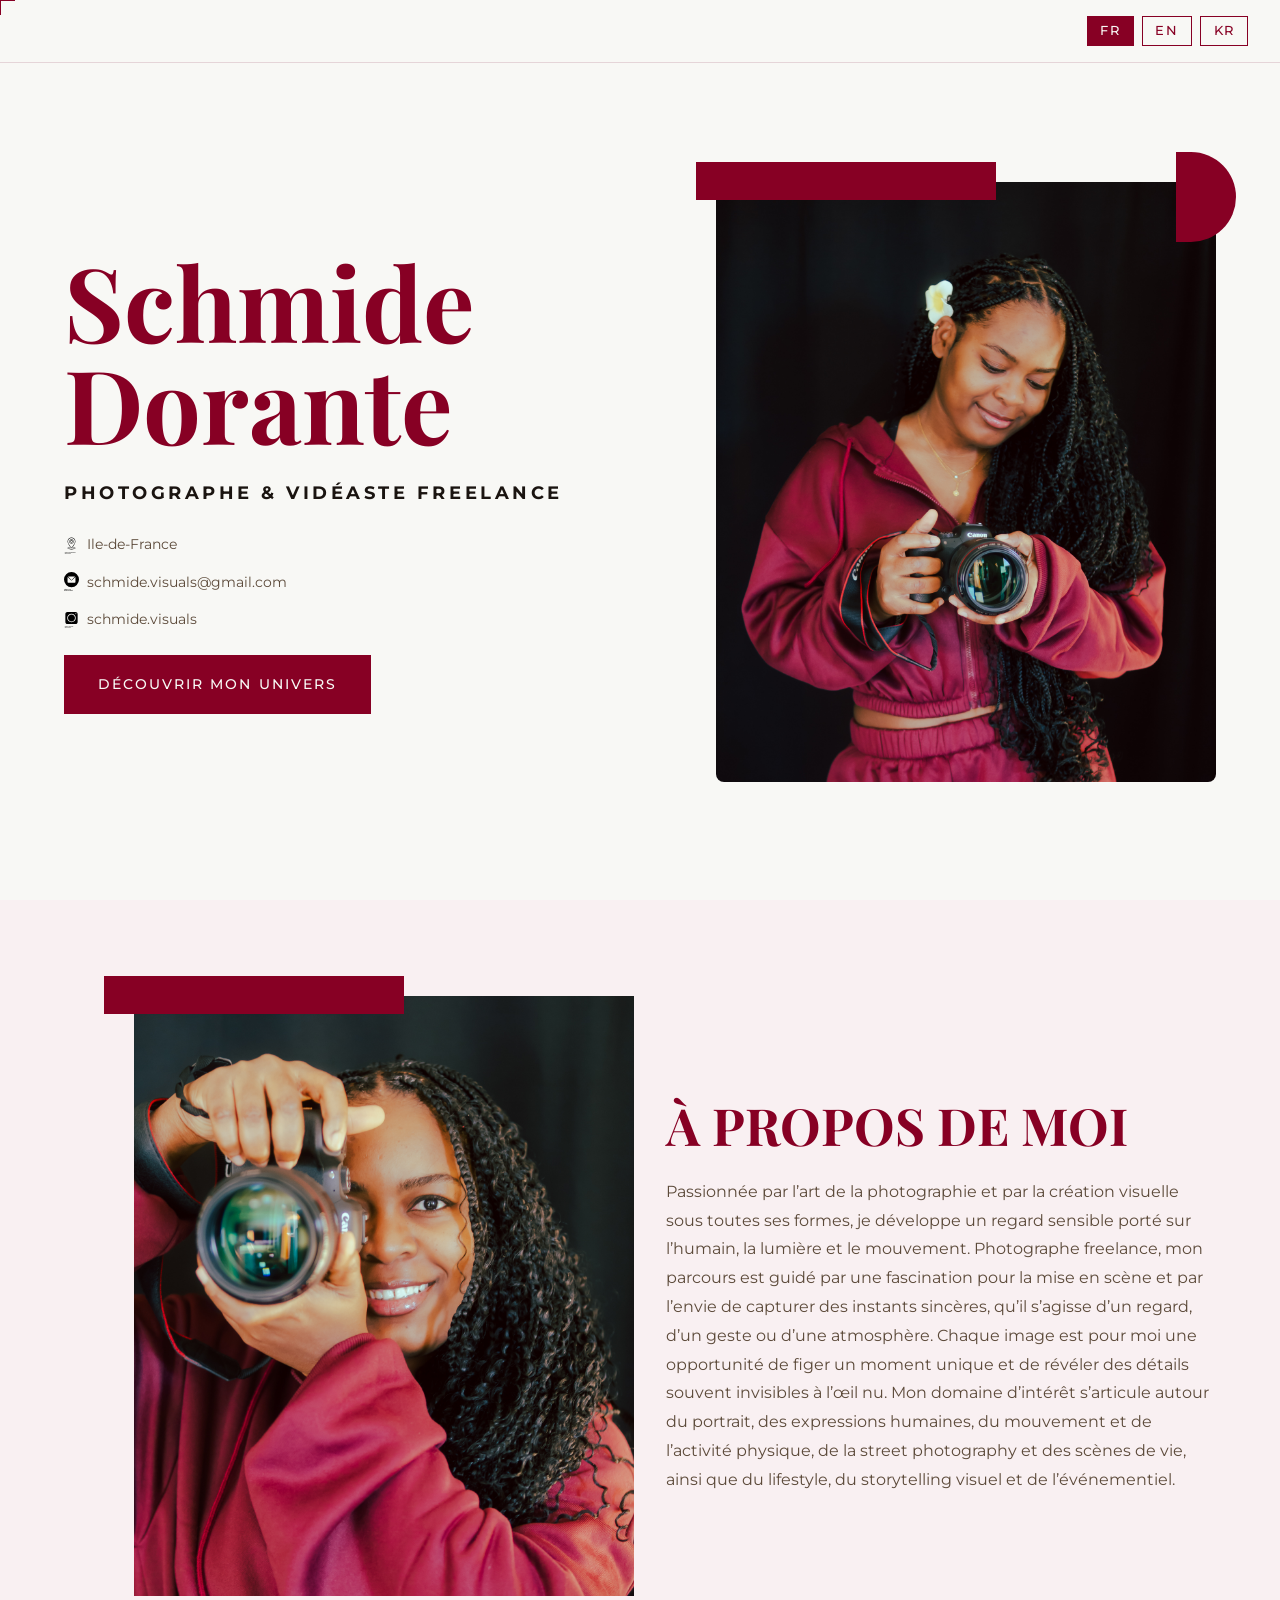
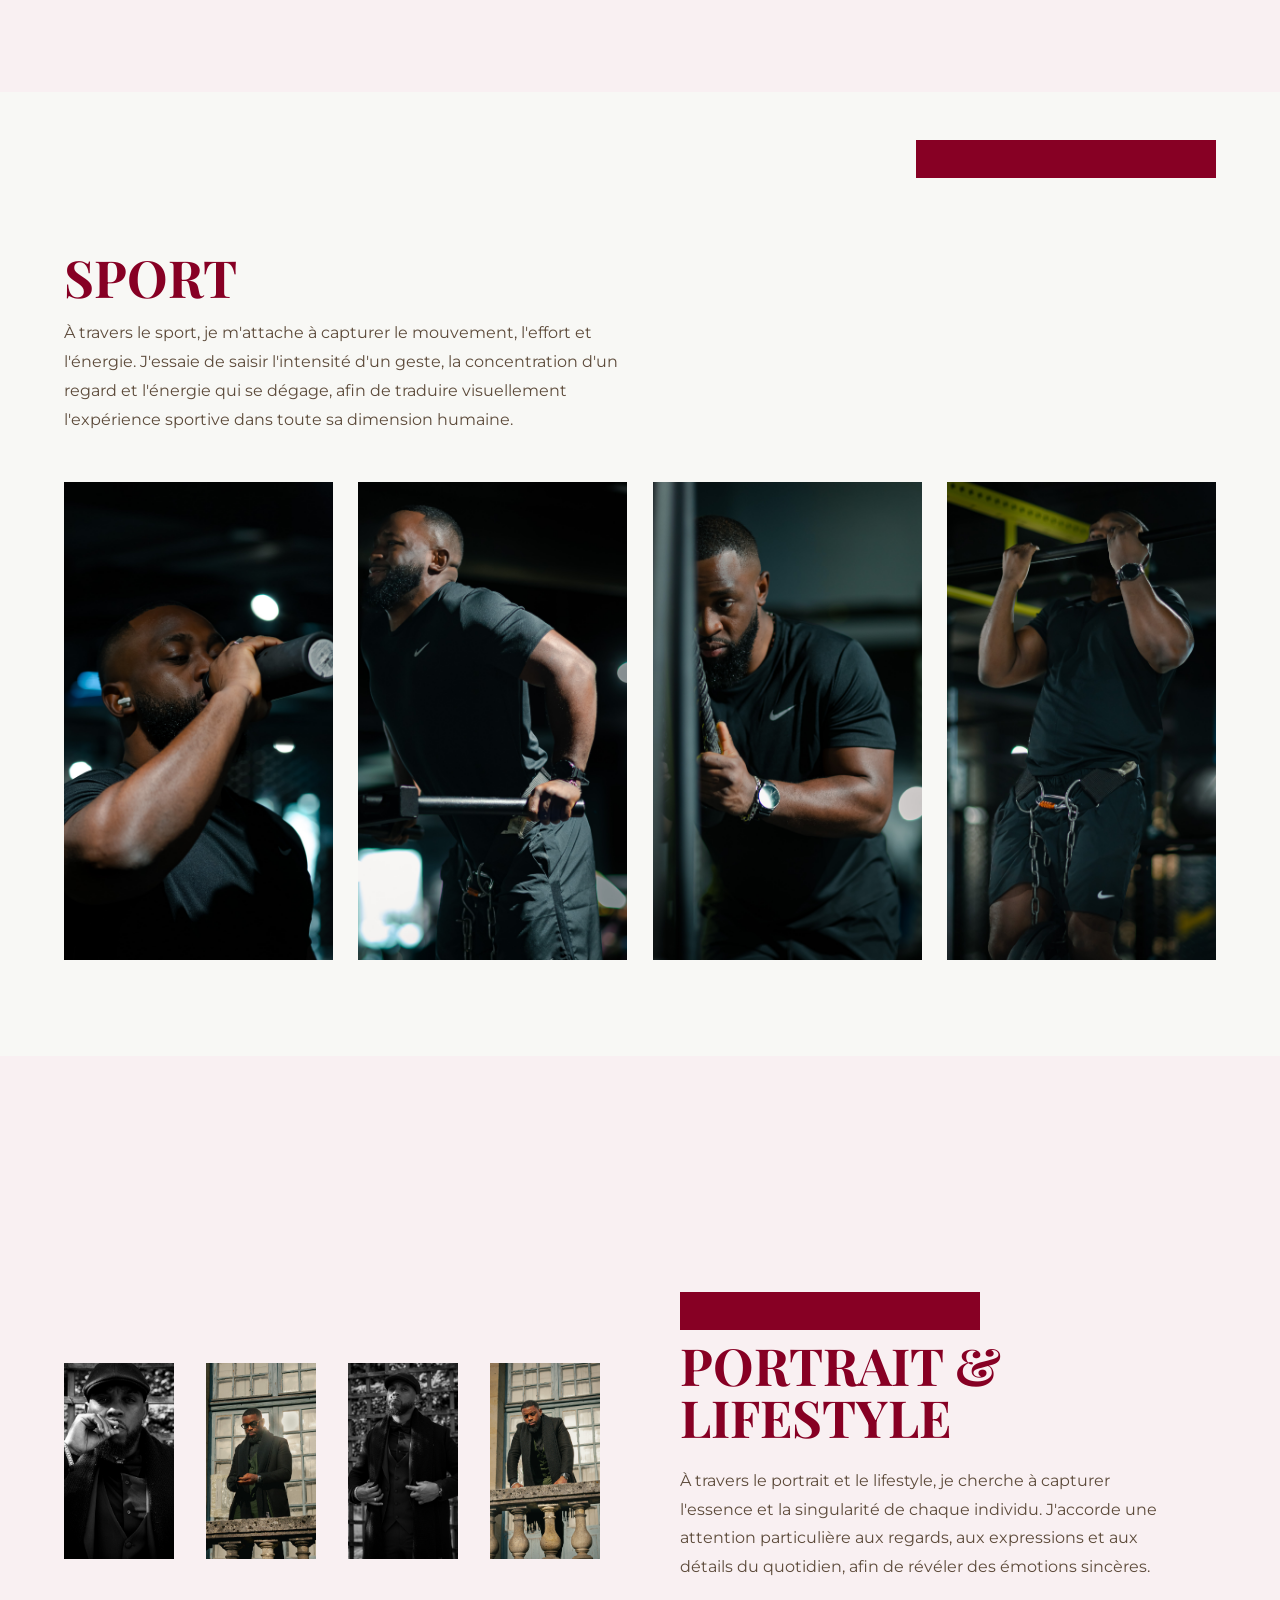
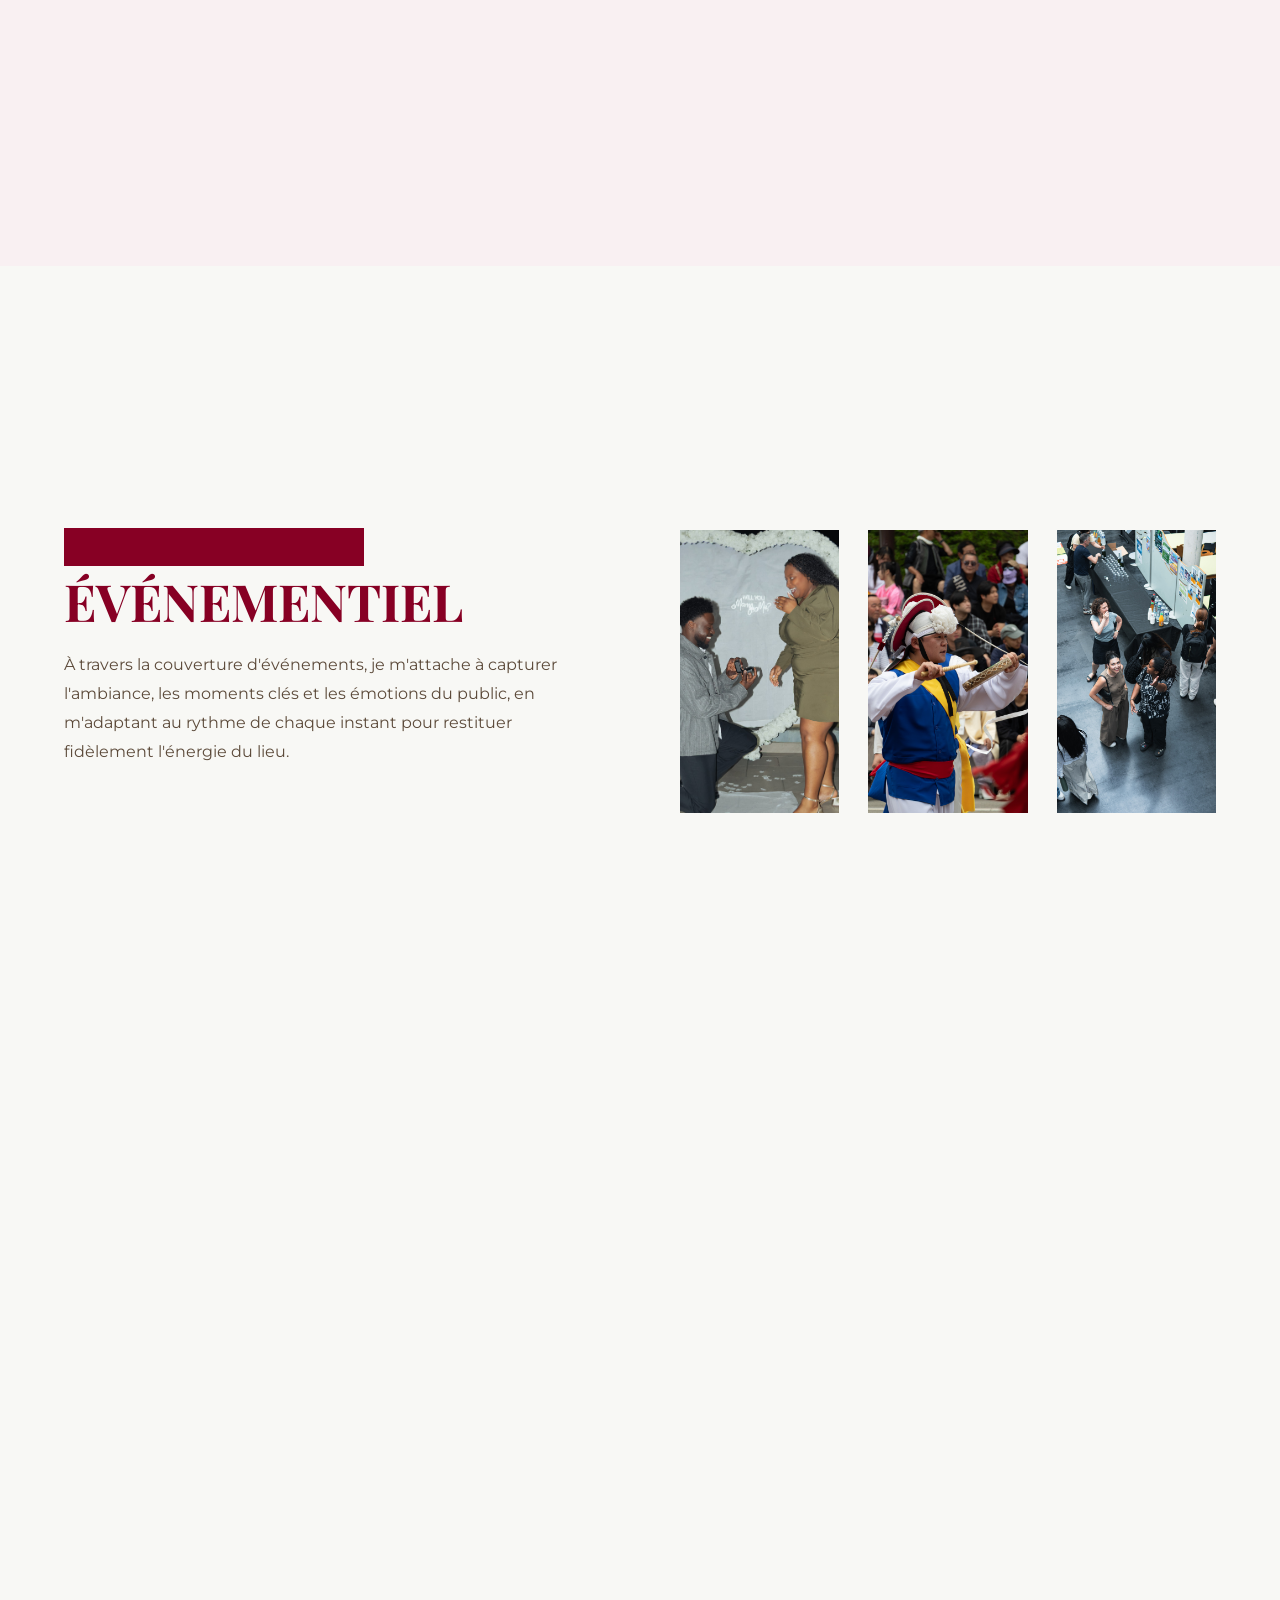
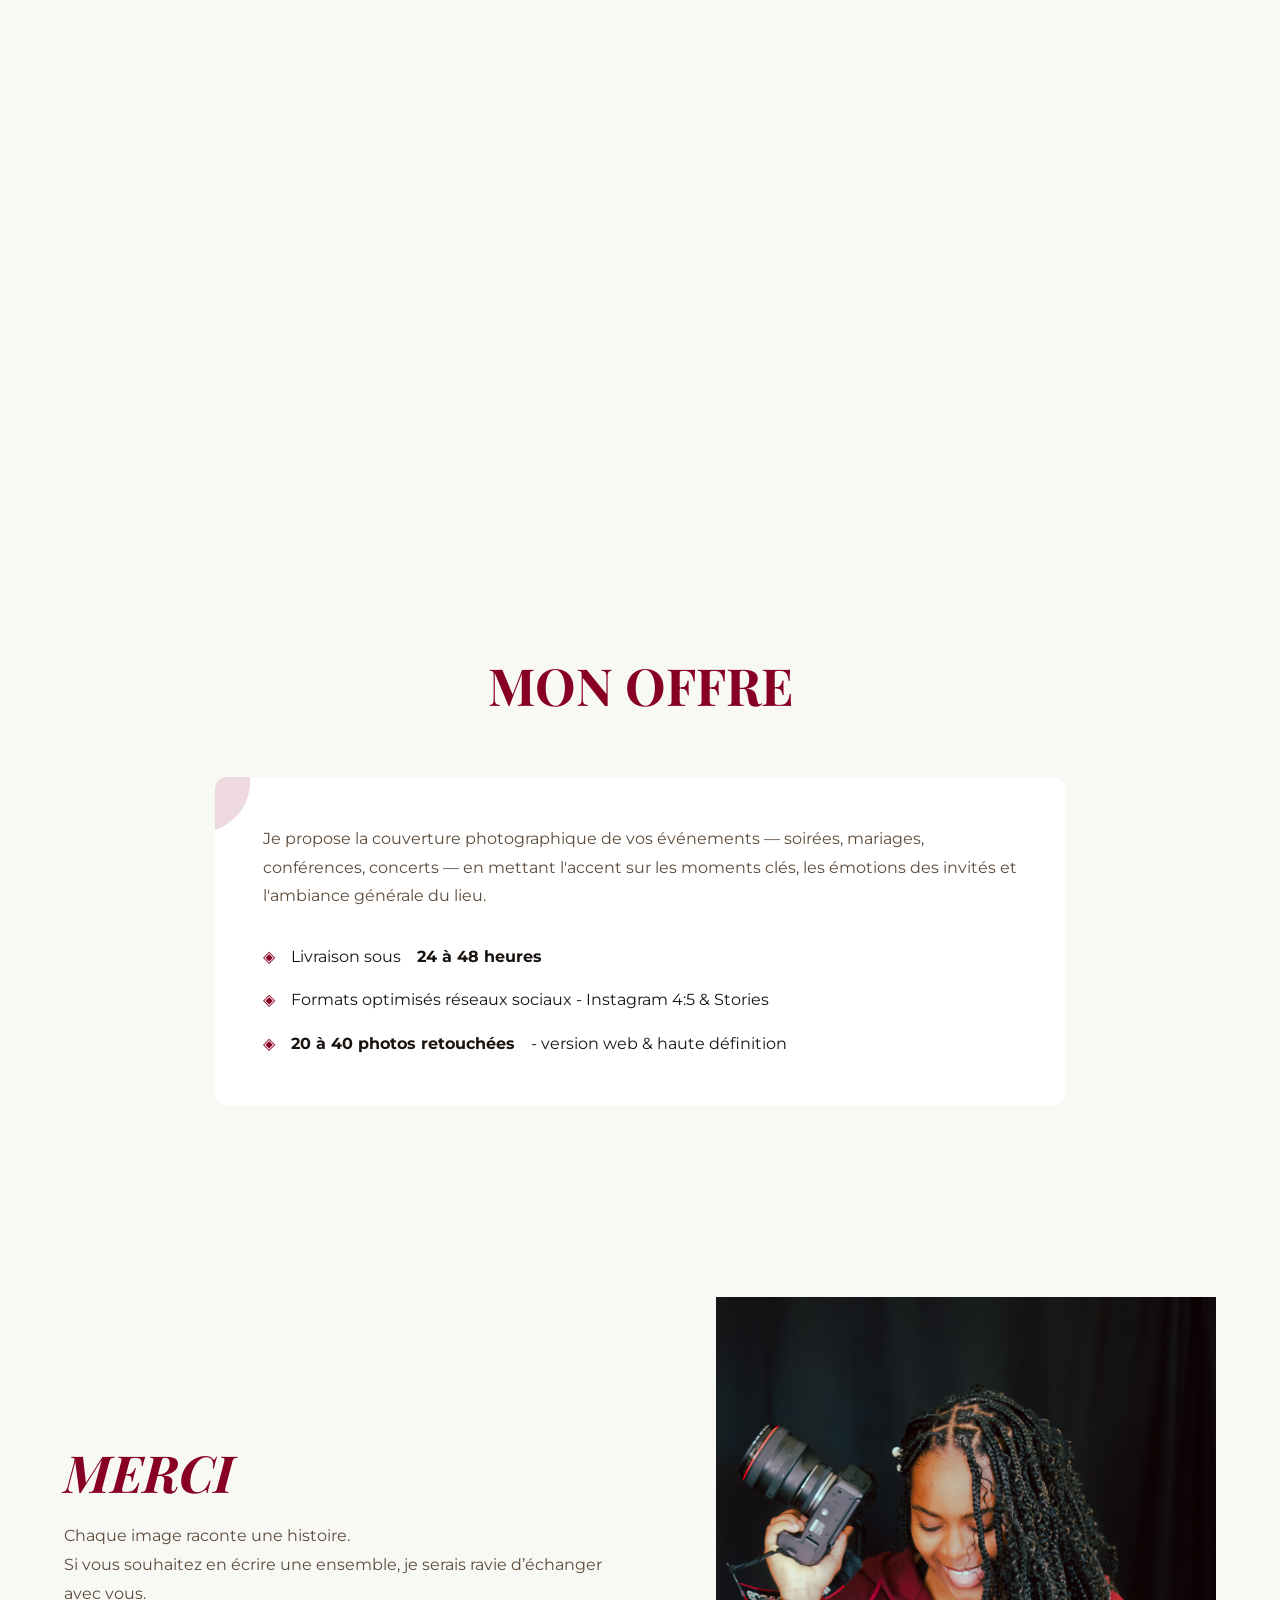
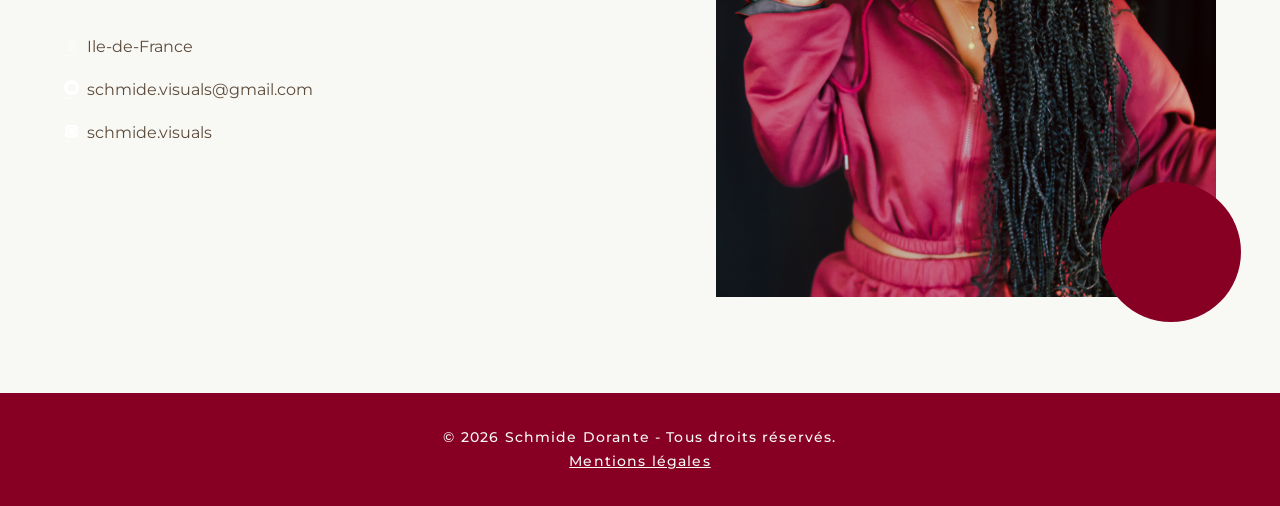
<file: index.html>
<!DOCTYPE html>
<html lang="fr">
<head>
    <meta charset="UTF-8">
    <meta name="viewport" content="width=device-width, initial-scale=1.0">
    <meta name="description" content="Schmide Dorante — Photographe & Vidéaste Freelance en Île-de-France. Spécialisée en portrait, sport, événement, lifestyle et création de contenu." />
    <meta name="keywords" content="photographe freelance, vidéaste, Île-de-France, portrait, sport, événements, lifestyle, création de contenu, Schmide Dorante" />
    <meta name="author" content="Schmide Dorante" />
    <meta name="robots" content="index, follow" />
    <title>Schmide Dorante - Photographe & Vidéaste Freelance</title>
    <link rel="canonical" href="https://schmidedorante.github.io/Portfolio/" />
    
    <!-- I wanna use a different font than what html has to offer -->
    <link rel="preconnect" href="https://fonts.googleapis.com" />
    <link rel="preconnect" href="https://fonts.gstatic.com" crossorigin />
    <!-- Playfair Display (titres) + Montserrat (corps, sous-titres, nav) -->
    <link href="https://fonts.googleapis.com/css2?family=Playfair+Display:ital,wght@0,400;0,700;1,400;1,700&family=Montserrat:ital,wght@0,300;0,400;0,500;0,600;1,300&display=swap" rel="stylesheet" />
    <link rel="stylesheet" href="style.css" />
    <link rel="icon" href="images/favicon.png" type="image/png">
</head>
    <!-- Language options -->
<body>
    <!--Curseur -->
    <div id="curseur"></div>
    <header>
        <nav>
            <div class="language-option">
                <button type="button" id="langue-fr">FR</button>
                <button type="button" id="langue-en">EN</button>
                <button type="button" id="langue-kr">KR</button>
            </div>
        </nav>
    </header>
    <section id="hero" aria-labelledby="hero-name">
        <div id="hero-content">
            <h1 id="hero-name">Schmide Dorante</h1>
            <h2 id="profession">Photographe & Vidéaste Freelance</h2>
            <address class="contact-info">
                <p>
                    <img src="images/icon localisation.svg" width="15" height="20" alt="localisation"/>
            Ile-de-France
                </p>
                <p>
                    <img src="images/mail icon.svg" width="15" height="20" alt="Email"/>
                    <a href="mailto:schmide.visuals@gmail.com">schmide.visuals@gmail.com</a>
                </p>
                <p>
                    <img src="images/insta icon.svg" width="15" height="20" alt="Instagram"/>
                    <a href="https://www.instagram.com/schmide.visuals/" target="_blank" rel="noopener noreferrer">schmide.visuals</a>
                </p>
            </address>
            <a href="#a_propos" class="cta-button" id="hero-cta">Découvrir mon univers</a>
        </div>
        <!--Hero, This will be my main portrait-->
        <div id="hero-image">
            <div class="forme-barre"></div>
            <div class="forme-demi-cercle"></div>
            <img src="images/photographe-schmide.jpg" alt="Schmide photographe"/>
        </div>
    </section>
    <main>
        <section aria-labelledby="a_propos">
            <!--A propos, This will be a different photo of me-->
            <div id="image_gauche">
                <div class="forme-barre"></div>
                <img src="images/a-propos.jpg" width="200" alt="Schmide Dorante photographe"/>
            </div>
            <div id="texte_gauche">
                <h2 id="a_propos">À propos de moi</h2>
                <p id="texte_a_propos_de_moi"> Passionnée par l’art de la photographie et par la création visuelle sous toutes ses formes, je développe un regard sensible porté sur l’humain, la lumière et le mouvement. <br/>
                    Photographe freelance, mon parcours est guidé par une fascination pour la mise en scène et par l’envie de capturer des instants sincères, qu’il s’agisse d’un regard, d’un geste ou d’une atmosphère. <br/>
                    Chaque image est pour moi une opportunité de figer un moment unique et de révéler des détails souvent invisibles à l’œil nu. <br/>
                    Mon domaine d’intérêt s’articule autour du portrait, des expressions humaines, du mouvement et de l’activité physique, de la street photography et des scènes de vie, ainsi que du lifestyle, du storytelling visuel et de l’événementiel.                
                </p>
            </div>
        </section>
        <!--Adding the sport section -->
        <section id="sport" aria-labelledby="sport-titre">
            <h2 id="sport-titre">Sport</h2>
            <div class="forme-barre forme-barre--haut-droite"></div>
            <p id="sport-description"> À travers le sport, je m'attache à capturer le mouvement, l'effort et l'énergie. J'essaie de saisir l'intensité d'un geste, la concentration d'un regard et l'énergie qui se dégage, afin de traduire visuellement l'expérience sportive dans toute sa dimension humaine.
            </p>
            <div id="sport-galerie">
                <img src="images/sport-1.jpg" alt="Photo sport 1" />
                <img src="images/sport-2.jpg" alt="Photo sport 2" />
                <img src="images/sport-3.jpg" alt="Photo sport 3" />
                <img src="images/sport-4.jpg" alt="Photo sport 4" />
            </div>
        </section>
        <section id="portrait" aria-labelledby="portrait-titre">
            <div id="portrait-galerie">
                <img src="images/lifestyle-1.jpg" alt="photo portrait 1">
                <img src="images/lifestyle-2.jpg" alt="photo portrait 2">
                <img src="images/lifestyle-3.jpg" alt="photo portrait 3">
                <img src="images/lifestyle-4.jpg" alt="photo portrait 4">
            </div>
            <div id="portrait-texte">
                <h2 id="portrait-titre">Portrait & Lifestyle</h2>
                <p id="portrait-description">
                    À travers le portrait et le lifestyle, je cherche à capturer l'essence et la singularité de chaque individu. J'accorde une attention particulière aux regards, aux expressions et aux détails du quotidien, afin de révéler des émotions sincères.
                </p>
            </div> 
        </section>
        <section id="rue" aria-labelledby="rue-titre">
            <div id="rue-texte">
                <h2 id="rue-titre">Événementiel</h2>
                <p id="rue-description">
                    À travers la couverture d'événements, je m'attache à capturer l'ambiance, les moments clés et les émotions du public, en m'adaptant au rythme de chaque instant pour restituer fidèlement l'énergie du lieu.  
                </p>
            </div>
            <div id="rue-galerie">
                <img src="images/event-1.jpg" alt="événement 1">
                <img src="images/event-2.jpg" alt="événement 2">
                <img src="images/event-3.jpg" alt="événement 3">
            </div>
        </section>
        <section id="creation-contenu" aria-labelledby="contenu-titre">
            <h2 id="contenu-titre">Création de Contenu</h2>
            <p id="contenu-description">
                Des vidéos pensées pour raconter, valoriser et engager; chaque plan construit une histoire visuelle cohérente.
            </p>
            <div id="contenu-galerie">
                <video controls preload="none" aria-label="Vidéo 1">
                    <source src="videos/video-1.mp4" type="video/mp4"/>
                </video>
                 <video controls preload="none" aria-label="Vidéo 2">
                    <source src="videos/video-2.mp4" type="video/mp4"/>
                </video>
                <video controls preload="none" aria-label="Vidéo 3">
                    <source src="videos/video-3.mp4" type="video/mp4"/>
                </video>
            </div>
        </section>
        <section id="offre" aria-labelledby="offre-titre">
            <h2 id="offre-titre">Mon Offre</h2>
            <div id="offre-contenu">
                <div class="forme-demi-cercle forme-demi-cercle--coin"></div>
                <p id="offre-description">
                    Je propose la couverture photographique de vos événements — soirées, mariages, conférences, concerts — en mettant l'accent sur les moments clés, les émotions des invités et l'ambiance générale du lieu.
                </p>
                <ul>
                    <li id="offre1">Livraison sous<strong>24 à 48 heures</strong></li>
                    <li id="offre2">Formats optimisés réseaux sociaux - Instagram 4:5 &amp; Stories</li>
                    <li id="offre3"><strong>20 à 40 photos retouchées</strong> - version web &amp; haute définition</li>
                </ul>
            </div>
        </section>
        <section id="contact" aria-labelledby="contact-titre">
            <div id="contact-texte">
                <h2 id="contact-titre">Merci</h2>
                <p id="contact-tagline">
                    Chaque image raconte une histoire. <br/> Si vous souhaitez en écrire une ensemble, je serais ravie d’échanger avec vous.
                </p>
                <address class="contact-info">
                    <p>
                        <img src="images/icon localisation.svg" width="15" height="20" alt="localisation"/>
                        Ile-de-France
                    </p>
                    <p>
                        <img src="images/mail icon.svg" width="15" height="20" alt="Email"/>
                        <a href="mailto:schmide.visuals@gmail.com">schmide.visuals@gmail.com</a>
                    </p>
                    <p>
                        <img src="images/insta icon.svg" width="15" height="20" alt="Instagram"/>
                        <a href="https://www.instagram.com/schmide.visuals/" target="_blank" rel="noopener noreferrer">schmide.visuals</a>
                    </p>
                </address>
            </div>
            <div id="contact-image">
                <div class="forme-cercle-plein"></div>
                <img src="images/merci.jpg" alt="Photographie photographe"/>
            </div>
        </section>
    </main>
    <footer role="contentinfo">
        <p>© <span id="current-year"></span> Schmide Dorante - <span id="footer-droits"> Tous droits réservés. </span></p>
        <p>
            <a href="mentions-legales.html">Mentions légales</a>
        </p>
    </footer>
    <script src="script.js"></script>
</body>
</html>
</file>
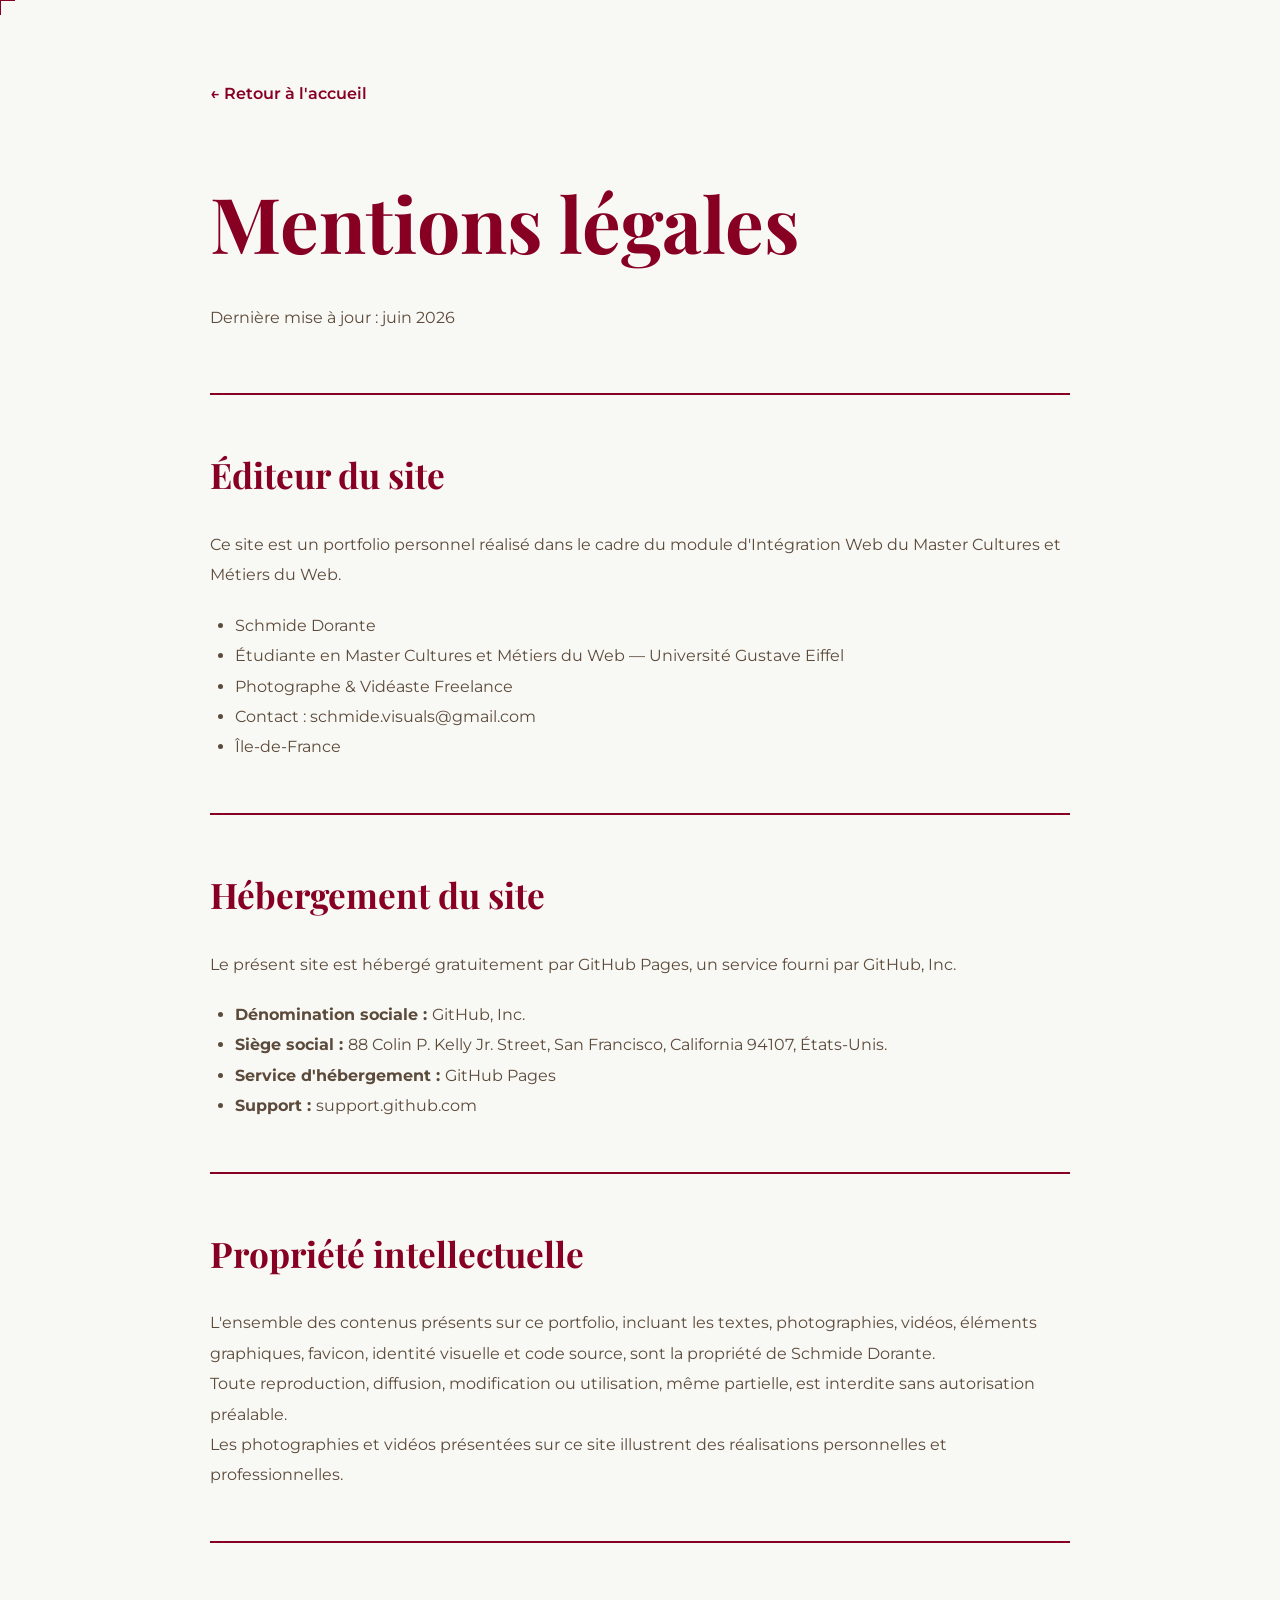
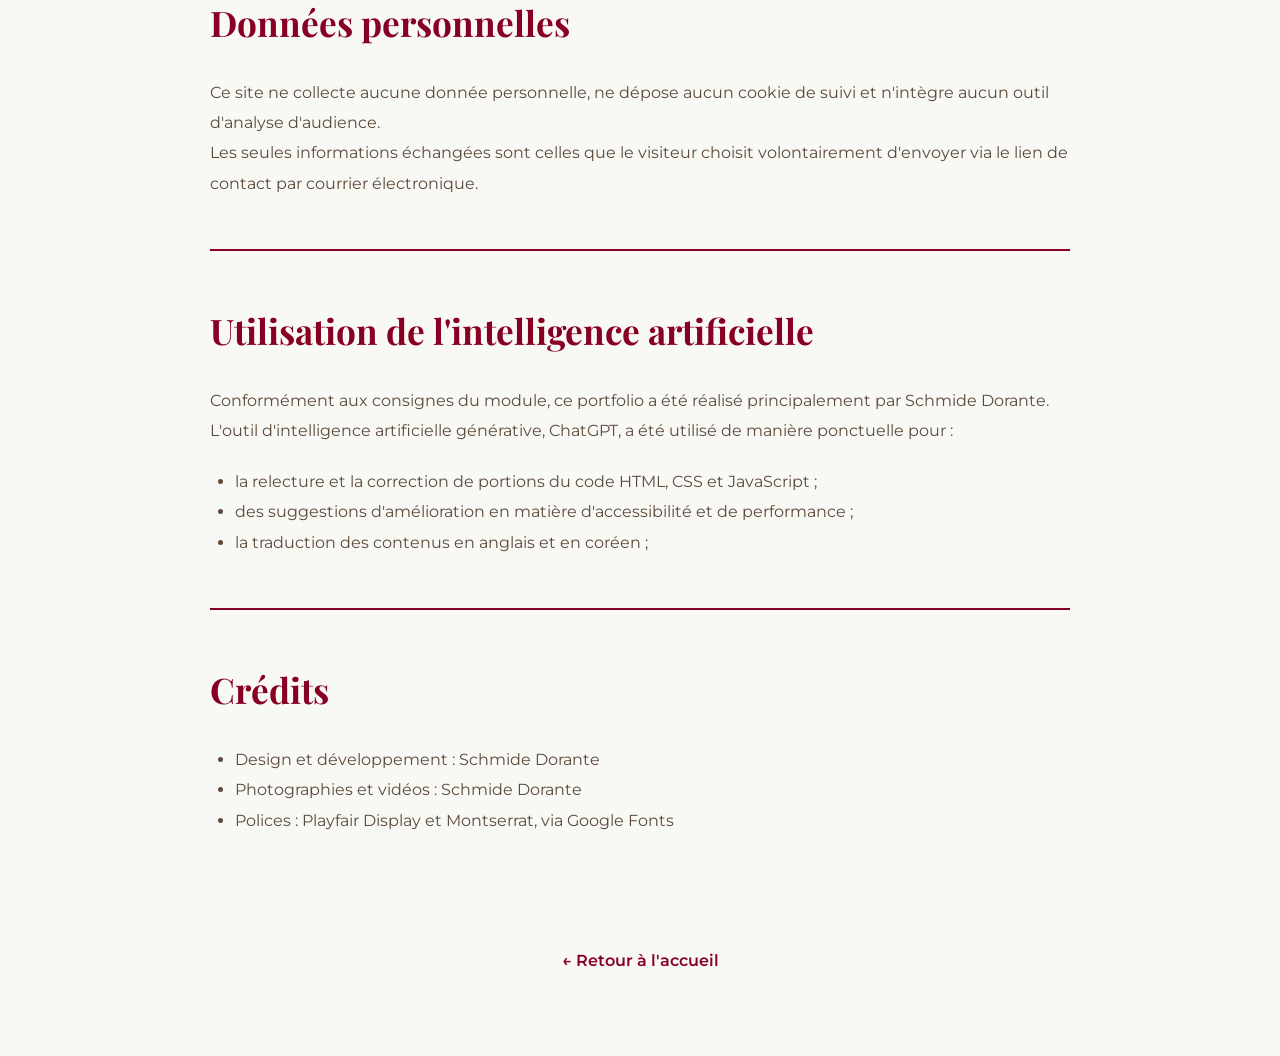
<file: mentions-legales.html>
<!DOCTYPE html>
<html lang="fr">
<head>
    <meta charset="UTF-8">
    <meta name="viewport" content="width=device-width, initial-scale=1.0">
    <title>Mentions légales | Schmide Dorante</title>

    <meta name="description" content="Mentions légales portfolio de Schmide Dorante.">

    <link rel="icon" href="images/favicon.png" type="image/png">

    <!-- Google Fonts -->
    <link rel="preconnect" href="https://fonts.googleapis.com">
    <link rel="preconnect" href="https://fonts.gstatic.com" crossorigin>
    <link href="https://fonts.googleapis.com/css2?family=Playfair+Display:wght@700&family=Montserrat:wght@300;400;500;600&display=swap" rel="stylesheet">

    <link rel="stylesheet" href="style.css">
</head>

<body>
    <div id="curseur"></div>

    <main class="mentions-page">
        <a href="index.html" class="retour">
            ← Retour à l'accueil
        </a>

        <h1>Mentions légales</h1>

        <p class="date">
            Dernière mise à jour : juin 2026
        </p>

        <section>
            <h2>Éditeur du site</h2>

            <p>
                Ce site est un portfolio personnel réalisé dans le cadre du module d'Intégration Web du Master Cultures et Métiers du Web.
            </p>

            <ul>
                <li>Schmide Dorante</li>
                <li>Étudiante en Master Cultures et Métiers du Web — Université Gustave Eiffel</li>
                <li>Photographe & Vidéaste Freelance</li>
                <li>
                    Contact :
                    <a href="mailto:schmide.visuals@gmail.com">schmide.visuals@gmail.com</a>
                </li>
                <li>Île-de-France</li>
            </ul>
        </section>

        <section>
            <h2>Hébergement du site</h2>

            <p>
                Le présent site est hébergé gratuitement par GitHub Pages, un service fourni par GitHub, Inc.
            </p>

            <ul>
                <li>
                    <strong>Dénomination sociale : </strong> GitHub, Inc.
                </li>
                <li>
                    <strong>Siège social : </strong>88 Colin P. Kelly Jr. Street, San Francisco, California 94107, États-Unis.
                </li>
                <li>
                    <strong>Service d'hébergement : </strong><a href="https://pages.github.com/" target="_blank" rel="noopener noreferrer">GitHub Pages</a>
                </li>
                <li>
                    <strong>Support : </strong><a href="https://support.github.com/" target="_blank" rel="noopener noreferrer">support.github.com</a>
                </li>
            </ul>
        </section>

        <section>
            <h2>Propriété intellectuelle</h2>
            <p>
                L'ensemble des contenus présents sur ce portfolio, incluant les textes,
                photographies, vidéos, éléments graphiques, favicon, identité visuelle
                et code source, sont la propriété de Schmide Dorante.
            </p>
            <p>
                Toute reproduction, diffusion, modification ou utilisation, même partielle,
                est interdite sans autorisation préalable.
            </p>
            <p>
                Les photographies et vidéos présentées sur ce site illustrent des réalisations
                personnelles et professionnelles.
            </p>
        </section>

        <section>
            <h2>Données personnelles</h2>
            <p>
                Ce site ne collecte aucune donnée personnelle, ne dépose aucun cookie de suivi
                et n'intègre aucun outil d'analyse d'audience.
            </p>
            <p>
                Les seules informations échangées sont celles que le visiteur choisit
                volontairement d'envoyer via le lien de contact par courrier électronique.
            </p>
        </section>

        <section>
            <h2>Utilisation de l'intelligence artificielle</h2>

            <p>
                Conformément aux consignes du module, ce portfolio a été réalisé principalement
                par Schmide Dorante. L'outil d'intelligence artificielle générative,
                ChatGPT, a été utilisé de manière ponctuelle pour :
            </p>

            <ul>
                <li>la relecture et la correction de portions du code HTML, CSS et JavaScript ;</li>
                <li>des suggestions d'amélioration en matière d'accessibilité et de performance ;</li>
                <li>la traduction des contenus en anglais et en coréen ;</li>
            </ul>
        </section>

        <section>
            <h2>Crédits</h2>

            <ul>
                <li>Design et développement : Schmide Dorante</li>
                <li>Photographies et vidéos : Schmide Dorante</li>
                <li>Polices : Playfair Display et Montserrat, via Google Fonts</li>
            </ul>
        </section>

        <p class="retour-bas">
            <a href="index.html">
                ← Retour à l'accueil
            </a>
        </p>
    </main>
    <script src="script.js"></script>
</body>
</html>
</file>
<file: style.css>
/* Updating the stylisation of the portfolio */
:root {
  --font-clair: #F8F8F5;
  --font-rose: #F9F0F2;
  --bordeaux: #870024;
  --sombre: #1A1410;
  --gris: #5C4A3A;
  --gris-clair: #8C7B6E;
  --police-titre:'playfair display', Georgia, serif;
  --police-texte: 'Montserrat', Arial, sans-serif;
}

/* Reset */
*, 
*::before, 
*::after { 
  box-sizing: border-box; 
  margin: 0; 
  padding: 0; 
}

/* Body */
html { 
  scroll-behavior: smooth; 
}

body {
  background-color: var(--font-clair);
  color: var(--sombre);
  font-family: var(--police-texte);
  font-weight: 400;
  line-height: 1.7;
}

/* styling the images */
img {
  display: block;
  max-width: 100%;
  height: auto;
}

/* Styling the links */
a {
  color: inherit;
  text-decoration: none;
}

a:focus-visible, 
button:focus-visible, 
video:focus-visible { 
  outline: 3px solid var(--bordeaux); 
  outline-offset: 4px; 
}

/* Styling header */
header {
  position: fixed;
  top: 0;
  left: 0;
  right: 0;
  background-color: var(--font-clair);
  padding: 1rem 2rem;
  z-index: 100;
  border-bottom: 1px solid rgba(123, 18, 48, 0.15);
}

/* Navigation styling */
nav {
  display: flex;
  justify-content: flex-end;
}

/* language buttons restyling */
.language-option {
  display: flex;
  gap: 0.5rem;
}

.language-option button {
  background: none;
  border: 1px solid var(--bordeaux);
  color: var(--bordeaux);
  padding: 0.4rem 0.8rem;
  font-family: var(--police-texte);
  font-size: 0.8rem;
  font-weight: 500;
  letter-spacing: 0.1em;
  cursor: pointer;
  transition: background 0.3s, color 0.3s;
}

.language-option button:hover,
.language-option button.active {
  background-color: var(--bordeaux);
  color: var(--font-clair);
}

/* Hero styling */
#hero {
  display: flex;
  align-items: center;
  justify-content: space-between;
  min-height: 100vh;
  padding: 8rem 4rem 4rem 4rem;
  gap: 2rem;
}

#hero-content {
  flex: 1;
  display: flex;
  flex-direction: column;
  gap: 1.5rem;
}

#hero h1 {
  font-family: var(--police-titre);
  font-size: clamp(3rem, 8vw, 7rem);
  font-weight: 700;
  line-height: 1;
  color: var(--bordeaux);
}

#hero h2 {
  font-family: var(--police-texte);
  font-size: clamp(0.9rem, 2vw, 1.1rem);
  font-weight: 700;
  letter-spacing: 0.2em;
  text-transform: uppercase;
  color: var(--sombre);
}

/* contact info for hero */
.contact-info {
  font-style: normal;
  display: flex;
  flex-direction: column;
  gap: 0.8rem;
}

.contact-info p {
display: flex;
align-items: center;
gap: 0.5rem;
font-size: 0.9rem;
color: var(--gris);
}

.contact-info a {
  color: var(--gris);
  transition: color 0.3s;
}

.contact-info a:hover {
  color: var(--bordeaux);
}

/* Call to action button style */
.cta-button {
  display: inline-block;
  padding: 1rem 2rem;
  background-color: var(--bordeaux);
  color: var(--font-clair);
  font-family: var(--police-texte);
  font-size: 0.85rem;
  font-weight: 500;
  letter-spacing: 0.15em;
  text-transform: uppercase;
  border: 2px solid var(--bordeaux);
  transition: background 0.3s, color 0.3s;
  align-self: flex-start;
}

.cta-button:hover {
  background-color: transparent;
  color: var(--bordeaux);
}

/* Styling the hero image */
#hero-image {
  flex: 1;
  display: flex;
  justify-content: flex-end;
  position: relative;
}

#hero-image img {
  width: 100%;
  max-width: 500px;
  height: 600px;
  object-fit: cover;
  object-position: center top;
  border-radius: 8px;
}

/* Decoration */
.forme-barre {
  position: absolute;
  top: -20px;
  left: 40px;
  width: 300px;
  height: 38px;
  background-color: var(--bordeaux);
  z-index: 1;
}

.forme-demi-cercle {
  position: absolute;
  top: -30px;
  right: -20px;
  width: 60px;
  height: 90px;
  background-color: var(--bordeaux);
  border-radius: 0 60px 60px 0;
  z-index: 1;
}

/* À Propos section style */
section:has(#a_propos) {
display: flex;
align-items: center;
justify-content: center;
gap: 2rem;
padding: 6rem 4rem;
background-color: var(--font-rose);
overflow: hidden;
}

#texte_gauche {
  flex: 1;
  display: flex;
  flex-direction: column;
  justify-content: center;
  gap: 1.5rem;
  max-width: 550px;
}

#texte_gauche h2 {
  font-family: var(--police-titre);
  font-size: clamp(2rem, 4vw, 4.5rem);
  font-weight: 700;
  color: var(--bordeaux);
  line-height: 1.1;
  text-transform: uppercase;
}

#texte_gauche p {
  font-family: var(--police-texte);
  font-size: 1rem;
  color: var(--gris);
  line-height: 1.8;
}

#image_gauche {
  flex: 1;
  display: flex;
  justify-content: flex-end;
  position:relative;
}

#image_gauche img {
  width: 100%;
  max-width: 500px;
  height: 600px;
  object-fit: cover;
  object-position: center top;
  border-radius: 0px;
}

/* sport section styling */
section:has(#sport-titre) {
  position: relative;
  padding: 6rem 4rem;
  background-color: var(--font-clair);
}

.forme-barre--haut-droite {
  position: absolute;
  top: 3rem;
  right: 4rem;
  left: auto;
  width: 300px;
  height: 38px;
  background-color: var(--bordeaux);
}

#sport-titre {
  font-family: var(--police-titre);
  font-size: clamp(2rem, 4vw, 4.5rem);
  font-weight: 700;
  color: var(--bordeaux);
  line-height: 1;
  text-transform: uppercase;
  margin-top: 4rem;
  margin-bottom: 1rem;
}

#sport-description {
  font-family: var(--police-texte);
  font-size: 1rem;
  color: var(--gris);
  line-height: 1.8;
  max-width: 600px;
  margin-bottom: 3rem;
}

#sport-galerie {
  display: grid;
  grid-template-columns: repeat(4, 1fr);
  gap: 1.6rem;
}

#sport-galerie img {
  width: 100%;
  aspect-ratio: 9/16;
  height: auto;
  object-fit: cover;
  border-radius: 0px;
  transition: transform 0.4s ease;
}

#sport-galerie img:hover {
  transform: scale(1.03);
}

/* styling portrait & lifestyle section */
section:has(#portrait-titre) {
  display: flex;
  align-items: center;
  gap: 5rem;
  padding: 8rem 4rem;
  min-height: 90vh;
  background-color: var(--font-rose);
  position: relative;
}

#portrait-galerie {
  flex: 1;
  display: grid;
  grid-template-columns: repeat(4, 1fr);
  gap: 2rem;
}

#portrait-galerie img {
  width: 100%;
  aspect-ratio: 9/16;
  height: auto;
  object-fit: cover;
  object-position: center top;
  border-radius: 0;
  transition: transform 0.4s ease;
}

#portrait-galerie img:hover {
  transform: scale(1.03);
}

#portrait-texte {
  flex: 1;
  display: flex;
  flex-direction: column;
  gap: 1.5rem;
  position: relative;
}

#portrait-texte::before {
  content: '';
  position: absolute;
  top: -3rem;
  left: 0;
  width: 300px;
  height: 38px;
  background-color: var(--bordeaux);
}

#portrait-titre {
  font-family: var(--police-titre);
  font-size: clamp(2rem, 4vw, 4.5rem);
  font-weight: 700;
  color: var(--bordeaux);
  line-height: 1;
  text-transform: uppercase;
}

#portrait-description {
  font-family: var(--police-texte);
  font-size: 1rem;
  color: var(--gris);
  line-height: 1.8;
  max-width: 500px;
}

/* styling events */
section:has(#rue-titre) {
  display: flex;
  align-items: center;
  gap: 5rem;
  padding: 6rem 4rem;
  min-height: 90vh;
  background-color: var(--font-clair);
  position: relative;
}

#rue-texte {
  flex: 1;
  display: flex;
  flex-direction: column;
  gap: 1.5rem;
  position: relative;
}

#rue-texte::before {
  content: '';
  position: absolute;
  top: -3rem;
  left: 0;
  width: 300px;
  height: 38px;
  background-color: var(--bordeaux);
}

#rue-titre {
  font-family: var(--police-titre);
  font-size: clamp(2rem, 4vw, 4.5rem);
  font-weight: 700;
  color: var(--bordeaux);
  line-height: 1;
  text-transform: uppercase;
}

#rue-description {
  font-family: var(--police-texte);
  font-size: 1rem;
  color: var(--gris);
  line-height: 1.8;
  max-width: 500px;
}

#rue-galerie {
  flex: 1;
  display: grid;
  grid-template-columns: repeat(3, 1fr);
  gap: 1.8rem;
}

#rue-galerie img {
  width: 100%;
  aspect-ratio: 9/16;
  height: auto;
  object-fit: cover;
  border-radius: 0;
  transition: transform 0.4s ease;
}

#rue-galerie img:hover {
  transform: scale(1.03);
}

/* Création de contenu section styling */
section:has(#contenu-titre) {
  padding: 6rem 4rem;
  background-color: var(--font-rose);
  text-align: center;
  position: relative;
}

#contenu-titre {
  font-family: var(--police-titre);
  font-size: clamp(2rem, 4vw, 4.5rem);
  font-weight: 700;
  color: var(--bordeaux);
  text-transform: uppercase;
  margin-bottom: 1rem;
  position : relative;
}

#contenu-titre::before {
  content: '';
  display: block;
  width: 300px;
  height: 38px;
  background-color: var(--bordeaux);
  margin: 0 auto 1.5rem auto;
}

#contenu-description {
  font-family: var(--police-texte);
  font-size: 1rem;
  color: var(--gris);
  line-height: 1.8;
  max-width: 600px;
  margin: 0 auto 3rem auto;
}

#contenu-galerie {
  display: grid;
  grid-template-columns: repeat(3, minmax(240px,1fr));
  gap: 4rem;
  max-width: 1200px;
  margin: 2rem auto 0 auto;
  text-align: left;
}

#contenu-galerie video {
  width: 100%;
  aspect-ratio: 9/16;
  height: auto;
  object-fit: cover;
  border-radius: 0px;
  background-color: var(--sombre);
  display: block;
}

/* section Mon offre styling */
section:has(#offre-titre) {
  padding: 6rem 4rem;
  background-color: var(--font-clair);
  text-align: center;
}

#offre-titre {
  font-family: var(--police-titre);
  font-size: clamp(2rem, 4vw, 4.5rem);
  font-weight: 700;
  color: var(--bordeaux);
  text-transform: uppercase;
  margin-bottom: 3rem;
}

#offre-contenu {
  position: relative;
  overflow: hidden;
  background-color: white;
  border-radius: 12px;
  padding: 3rem;
  max-width: 850px;
  margin: 0 auto;
  text-align: left;
  box-shadow: none;
  border-left: none;
}

.forme-demi-cercle--coin {
  position: absolute;
  top: -15px;
  left: -15px; width: 50px; 
  height: 70px; 
  background-color: var(--bordeaux); 
  border-radius: 0 0 50px 0; 
  opacity: 0.15;
}

#offre-contenu p {
  font-family: var(--police-texte);
  font-size: 1rem;
  color: var(--gris);
  line-height: 1.8;
  margin-bottom: 2rem;
}

#offre-contenu ul {
  list-style: none;
  display: flex;
  flex-direction: column;
  gap: 1rem;
}

#offre-contenu ul li {
  font-family: var(--police-texte);
  font-size: 1rem;
  color: var(--sombre);
  display: flex;
  align-items: flex-start;
  gap: 1rem;
}

#offre-contenu ul li::before {
  content: '◈';
  color: var(--bordeaux);
  flex-shrink: 0;
}

/* contact info styling */
section:has(#contact-titre) {
  display: flex;
  align-items: center;
  gap: 4rem;
  padding: 6rem 4rem;
  background-color: var(--font-clair);
}

#contact-texte {
  flex: 1;
  display: flex;
  flex-direction: column;
  gap: 1.5rem;
}

#contact-titre {
  font-family: var(--police-titre);
  font-size: clamp(2rem, 4vw, 4.5rem);
  font-weight: 700;
  color: var(--bordeaux);
  line-height: 1;
  font-style: italic;
  text-transform: uppercase;
}

#contact-tagline {
  font-family: var(--police-texte);
  font-size: 1rem;
  color: var(--gris);
  line-height: 1.8;
}

section:has(#contact-titre) .contact-info {
  display: flex;
  flex-direction: column;
  gap: 1rem;
}

section:has(#contact-titre) .contact-info p {
  display: flex;
  align-items: center;
  gap: 0.5rem;
  font-size: 1rem;
  color: var(--gris);
}

section:has(#contact-titre) .contact-info a {
  color: var(--gris);
  transition: color 0.3s;
}

section:has(#contact-titre) .contact-info a:hover {
  color: var(--bordeaux);
}

section:has(#contact-titre) .contact-info img {
  filter: invert(1);
}

#contact-image {
  flex: 1;
  display: flex;
  justify-content: flex-end;
  position: relative;
}

#contact-image img {
  width: 100%;
  max-width: 500px;
  height: 600px;
  object-fit: cover;
  object-position: center top;
  border-radius: 0px;
}

.forme-cercle-plein {
  position: absolute;
  bottom: -25px; right: -25px; 
  width: 140px; 
  height: 140px; 
  background-color: var(--bordeaux); 
  border-radius: 50%; 
  z-index: 1;
}

/* footer styling */
footer {
  background-color: var(--bordeaux);
  color: var(--font-clair);
  text-align: center;
  padding: 2rem;
  font-family: var(--police-texte);
  font-size: 0.9rem;
  font-weight: 500;
  letter-spacing: 0.08em;
}

footer a {
  text-decoration: underline;
}

/* Mentions Légales */
.mentions-page { 
  max-width: 900px; 
  margin: auto; 
  padding: 80px 20px; 
} 

.mentions-page h1 { 
  font-family: var(--police-titre); 
  font-size: clamp(3rem, 6vw, 5rem); 
  color: var(--bordeaux); 
  margin-bottom: 15px; 
}

.date { 
  color: var(--gris); 
  margin-bottom: 60px; 
} 

.mentions-page section { 
  border-top: 2px solid var(--bordeaux); 
  padding: 50px 0; 
}

.mentions-page h2 { 
  font-family: var(--police-titre); 
  font-size: 2.2rem; 
  color: var(--bordeaux); 
  margin-bottom: 25px; 
} 

.mentions-page p, 
.mentions-page li { 
  color: var(--gris); 
  line-height: 1.9; 
  font-size: 1rem; 
}

.mentions-page ul { 
  padding-left: 25px; 
  margin-top: 20px; 
} 

.retour, 
.retour-bas a { 
  color: var(--bordeaux); 
  font-weight: 600; 
}

.retour { 
  display: inline-block; 
  margin-bottom: 50px; 
} 

.retour-bas { 
  text-align: center; 
  margin-top: 60px; 
} 

.retour:hover, 
.retour-bas a:hover { 
  text-decoration: underline; 
}

/* Scroll reveal animation */
section.reveal { 
  opacity: 0; 
  transform: translateY(30px); 
  transition: opacity 0.8s ease, transform 0.8s ease; 
}

section.reveal.visible { 
  opacity: 1; 
  transform: translateY(0); 
}

/* Cursor */
* { 
  cursor: none; 
} 

#curseur { 
  position: fixed; 
  width: 30px; 
  height: 30px; 
  pointer-events: none; 
  z-index: 9999; 
  transform: translate(-50%, -50%); 
}

#curseur::before { 
  content: ''; 
  position: absolute; 
  width: 100%; 
  height: 1px; 
  background-color: var(--bordeaux); 
  top: 50%; 
  left: 0; 
}

#curseur::after { 
  content: ''; 
  position: absolute; 
  width: 1px; 
  height: 100%; 
  background-color: var(--bordeaux); 
  left: 50%; 
  top: 0; 
}

/* Making the portfolio responsive - Tablette */
@media (max-width : 900px){
    nav {
      justify-content: center;
    }
  /* Hero */
  #hero {
      flex-direction: column;
      text-align: center;
      padding: 6rem 2rem 4rem 2rem;
    }

  #hero-image{
      justify-content: center;
    }
    
  #hero-image img {
      max-width: 100%;
      height: 400px;
    }

  .contact-info {
      align-items: center;
    }

  .cta-button {
      align-self: center;
    }

  /* À PROPOS */
section:has(#a_propos), 
section:has(#portrait-titre), 
section:has(#rue-titre), 
section:has(#contact-titre) { 
  flex-direction: column; 
  padding: 4rem 2rem; 
}

  #image_gauche{
    max-width: 100%;
    justify-content: center;
  }

  #image_gauche img{
    max-width: 100%;
    height: 400px;
  }

  section:has(#sport-titre), 
  section:has(#contenu-titre), 
  section:has(#offre-titre) { 
    padding: 4rem 2rem; 
  }

  /* Sport */
  #sport-galerie, 
  #portrait-galerie, 
  #rue-galerie, 
  #contenu-galerie { 
    grid-template-columns: repeat(2, 1fr); 
  }

  #contact-image { 
    display: none; 
  } 
}

/* Making the portfolio responsive - Mobile */
@media (max-width: 600px){
  /* Hero */
  #hero{
    padding: 5rem 1.5rem 3rem 1.5rem;
  }
  #hero-image img{
    height: 300px;
  }

  .forme-barre, 
  .forme-barre--haut-droite, 
  #portrait-texte::before, 
  #rue-texte::before, 
  #contenu-titre::before { 
    width: 160px; 
    height: 24px; 
  }

.forme-barre--haut-droite { 
  right: 1.5rem; 
} 

#sport-galerie, 
#portrait-galerie, 
#rue-galerie, 
#contenu-galerie { 
  grid-template-columns: 1fr; 
}

#offre-contenu { 
  padding: 2rem 1.5rem; 
} 

.mentions-page { 
  padding: 60px 20px; 
} 
}


/* Mobile accessibility cursor */
@media (pointer: coarse) { 
  #curseur { 
    display: none; 
  } 
  
  * { 
    cursor: auto; 
  } 
}
</file>
